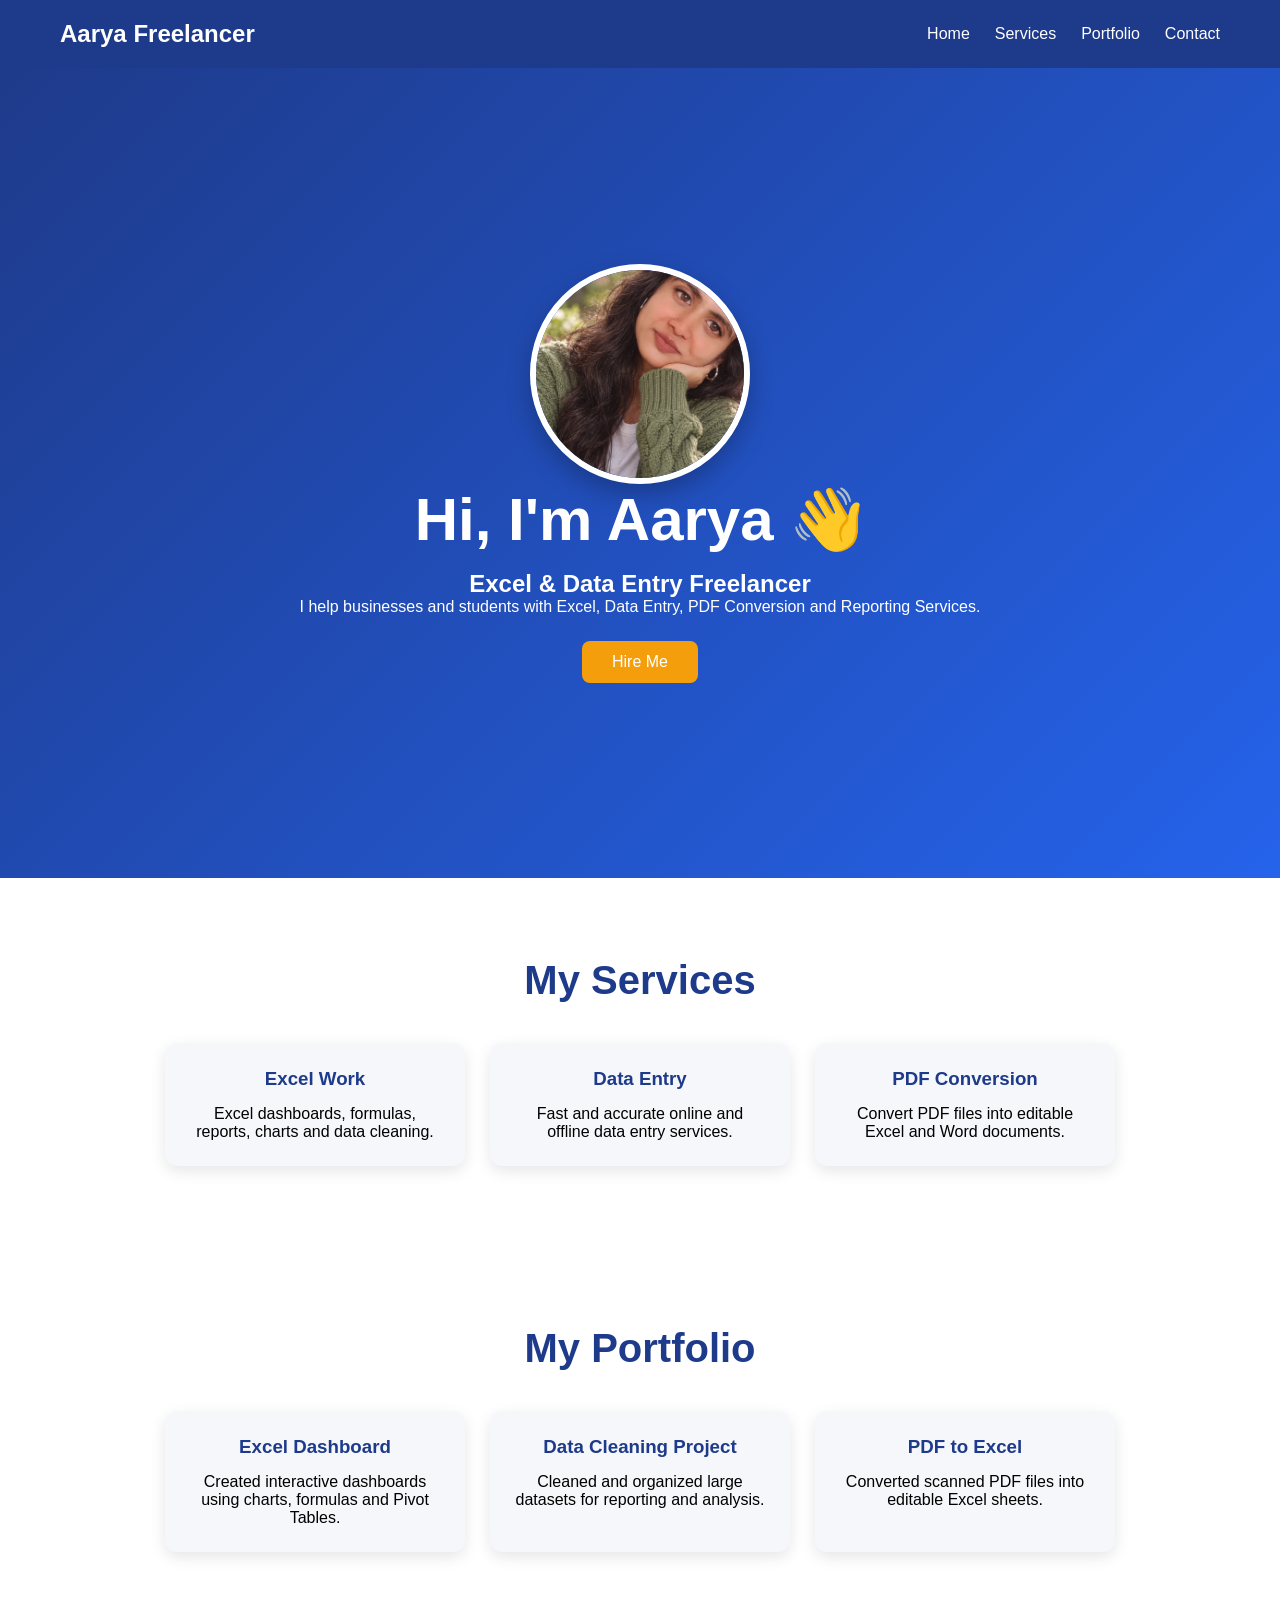
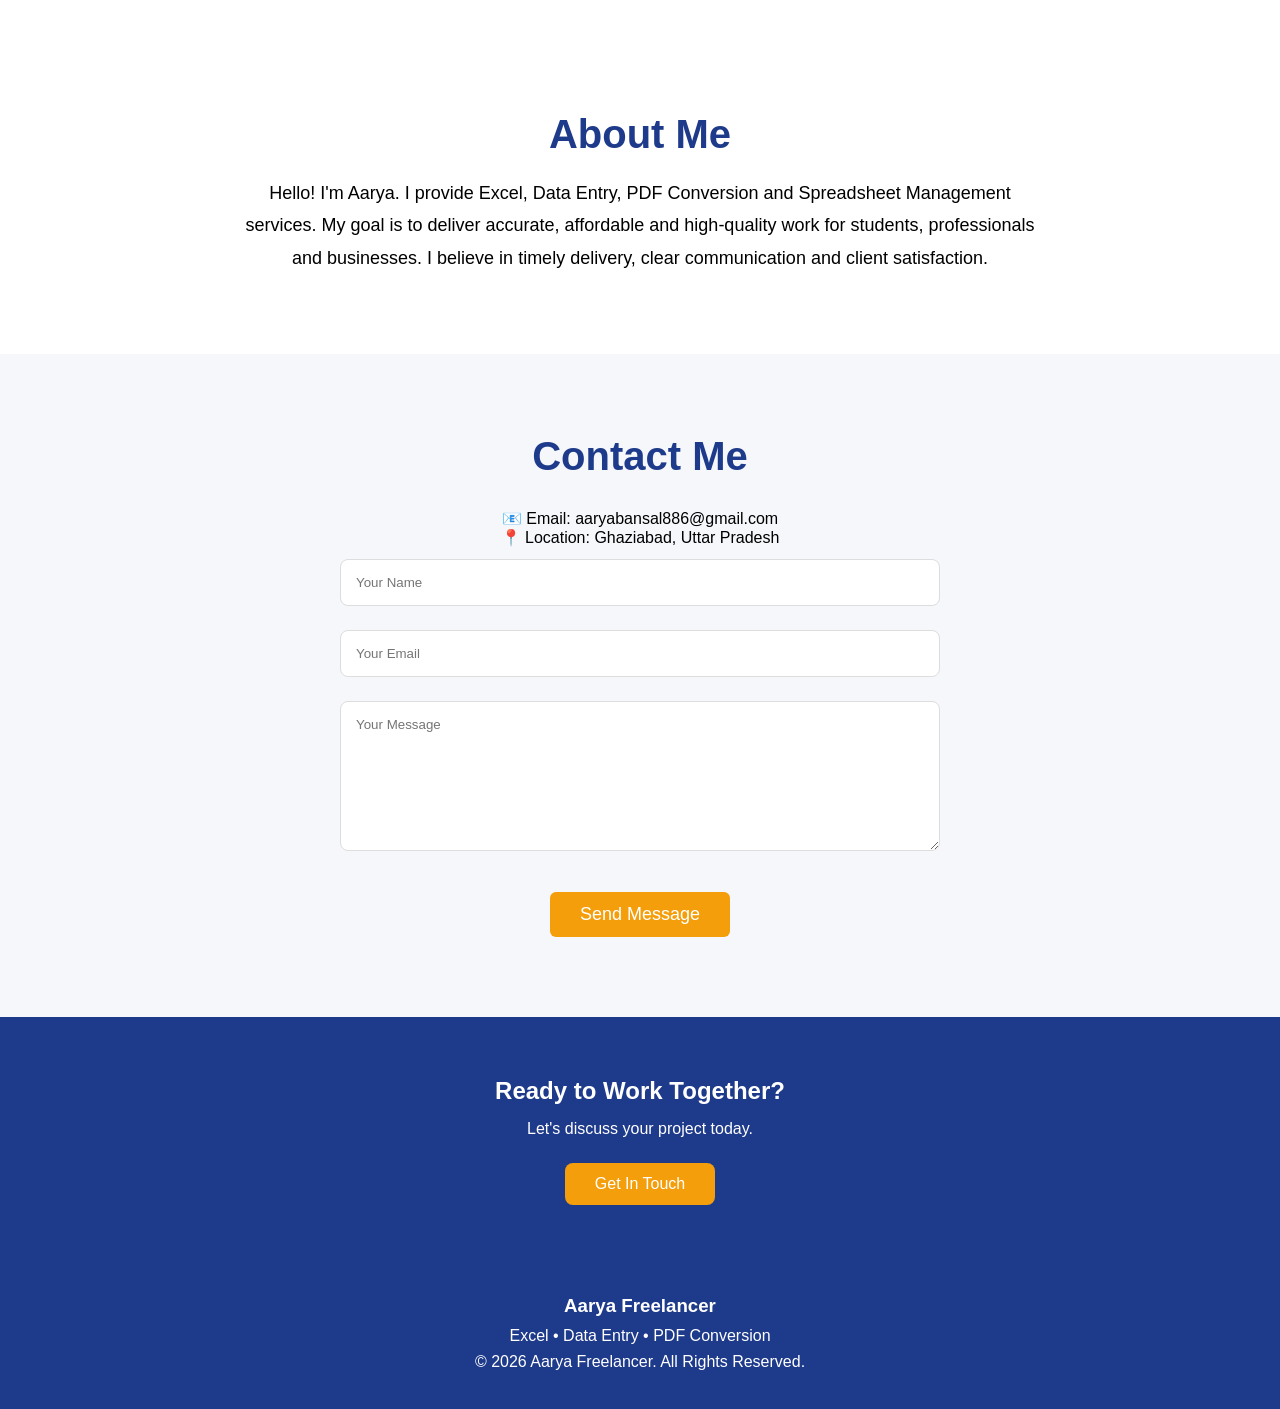
<file: Aarya-FREELANCING-WEBSITE/index.html>
<!DOCTYPE html>
<html lang="en">

<head>
    <meta charset="UTF-8">
    <meta name="viewport" content="width=device-width, initial-scale=1.0">
    <title>Aarya Freelancer</title>

    <link rel="stylesheet" href="style.css">
</head>

<body>

    <nav>
        <h2>Aarya Freelancer</h2>

        <ul>
            <li><a href="#home">Home</a></li>
            <li><a href="#services">Services</a></li>
            <li><a href="#portfolio">Portfolio</a></li>
            <li><a href="#contact">Contact</a></li>
        </ul>
    </nav>

    <section id="home" 
     class="hero">
         <img src="images/images/profile.jpeg"
     alt="Aarya"
     class="profile-img">
        <h1>Hi, I'm Aarya 👋</h1>

        <h2>Excel & Data Entry Freelancer</h2>

        <p>
            I help businesses and students with Excel,
            Data Entry, PDF Conversion and Reporting Services.
        </p>

        <a href="#contact" 
         class="btn">Hire Me</a>

    </section>
     <section id="services"
         class="services">

    <h2>My Services</h2>

    <div class="service-container">

        <div class="card">
            <h3>Excel Work</h3>
            <p>
                Excel dashboards, formulas, reports,
                charts and data cleaning.
            </p>
        </div>

        <div class="card">
            <h3>Data Entry</h3>
            <p>
                Fast and accurate online and offline
                data entry services.
            </p>
        </div>

        <div class="card">
            <h3>PDF Conversion</h3>
            <p>
                Convert PDF files into editable
                Excel and Word documents.
            </p>
        </div>

    </div>

</section>
    <section id="portfolio" 
    class="portfolio">

    <h2>My Portfolio</h2>

    <div class="portfolio-container">

        <div class="project">
            <h3>Excel Dashboard</h3>
            <p>
                Created interactive dashboards using charts,
                formulas and Pivot Tables.
            </p>
        </div>

        <div class="project">
            <h3>Data Cleaning Project</h3>
            <p>
                Cleaned and organized large datasets
                for reporting and analysis.
            </p>
        </div>

        <div class="project">
            <h3>PDF to Excel</h3>
            <p>
                Converted scanned PDF files into
                editable Excel sheets.
            </p>
        </div>

    </div>

</section>
    <section id="about" class="about">

    <h2>About Me</h2>

    <p>
Hello! I'm Aarya.

I provide Excel, Data Entry, PDF Conversion and Spreadsheet Management services.

My goal is to deliver accurate, affordable and high-quality work for students, professionals and businesses.

I believe in timely delivery, clear communication and client satisfaction.
</p>

</section>

<section id="contact" class="contact">

    <h2>Contact Me</h2>

    <p>📧 Email: aaryabansal886@gmail.com</p>

    <p>📍 Location: Ghaziabad, Uttar Pradesh</p>

    <form>

        <input type="text" placeholder="Your Name">

        <input type="email" placeholder="Your Email">

        <textarea placeholder="Your Message"></textarea>

        <button type="submit">Send Message</button>

    </form>

</section>

<section class="cta">

    <h2>Ready to Work Together?</h2>

    <p>Let's discuss your project today.</p>

    <a href="#contact" class="btn">Get In Touch</a>

</section>
<footer>

    <h3>Aarya Freelancer</h3>

    <p>Excel • Data Entry • PDF Conversion</p>

    <p>© 2026 Aarya Freelancer. All Rights Reserved.</p>

</footer>
</body>

</html>
</file>
<file: Aarya-FREELANCING-WEBSITE/style.css>
html{
    scroll-behavior: smooth;
}
*{
    margin:0;
    padding:0;
    box-sizing:border-box;
    font-family:Arial,sans-serif;
}

nav{
    background:#1e3a8a;
    color:white;
    padding:20px 60px;

    display:flex;
    justify-content:space-between;
    align-items:center;

    position:sticky;
    top:0;
    z-index:1000;
}

nav ul{
    display:flex;
    list-style:none;
    gap:25px;
}

nav a{
    color:white;
    text-decoration:none;
}

.hero{
    height:90vh;
    display:flex;
    flex-direction:column;
    justify-content:center;
    align-items:center;
    text-align:center;

    background:linear-gradient(
        135deg,
        #1e3a8a,
        #2563eb
    );

    color:white;
}
.hero h1{
    font-size:60px;
    color:white;
}
.hero h2{
    margin-top:15px;
    color:white;
}
.profile-img{
    width:220px;
    height:220px;
    border-radius:50%;
    object-fit:cover;
    border:6px solid white;
    box-shadow:0 10px 25px rgba(0,0,0,0.25);
}
}
.hero p{
    width:600px;
    max-width:90%;
    margin-top:20px;
    font-size:18px;
}

button{
    margin-top:25px;
    padding:12px 30px;
    border:none;
    border-radius:6px;
    background:#f59e0b;
    color:white;
    font-size:18px;
    cursor:pointer;
}
.btn{
    display:inline-block;
    margin-top:25px;
    padding:12px 30px;
    background:#f59e0b;
    color:white;
    text-decoration:none;
    border-radius:8px;
}
.services{
    padding:80px 50px;
    text-align:center;
    background:white;
}

.services h2{
    color:#1e3a8a;
    margin-bottom:40px;
    font-size:40px;
}

.service-container{
    display:flex;
    justify-content:center;
    gap:25px;
    flex-wrap:wrap;
}

.card{
    background:#f5f7fa;
    width:300px;
    padding:25px;
    border-radius:12px;
    box-shadow:0 5px 15px rgba(0,0,0,0.1);
    transition:0.3s;
}

.card:hover{
    transform:translateY(-10px);
}

.card h3{
    color:#1e3a8a;
    margin-bottom:15px;
}
.portfolio{
    padding:80px 50px;
    text-align:center;
    background:white;
}

.portfolio h2{
    font-size:40px;
    color:#1e3a8a;
    margin-bottom:40px;
}

.portfolio-container{
    display:flex;
    justify-content:center;
    gap:25px;
    flex-wrap:wrap;
}

.project{
    width:300px;
    padding:25px;
    border-radius:12px;
    background:#f5f7fa;
    box-shadow:0 5px 15px rgba(0,0,0,0.1);
}

.project h3{
    color:#1e3a8a;
    margin-bottom:15px;
}
.about{
    padding:80px 20px;
    text-align:center;
    background:white;
}

.about h2{
    font-size:40px;
    color:#1e3a8a;
    margin-bottom:20px;
}

.about p{
    max-width:800px;
    margin:auto;
    line-height:1.8;
    font-size:18px;
}

.contact{
    padding:80px 20px;
    text-align:center;
    background:#f5f7fa;
}

.contact h2{
    color:#1e3a8a;
    margin-bottom:30px;
    font-size:40px;
}

.contact form{
    max-width:600px;
    margin:auto;
}

.contact input,
.contact textarea{
    width:100%;
    padding:15px;
    margin:12px 0;
    border:1px solid #ddd;
    border-radius:8px;
}

.contact textarea{
    height:150px;
}

footer{
    background:#1e3a8a;
    color:white;
    text-align:center;
    padding:30px;
}

footer h3{
    margin-bottom:10px;
}

footer p{
    margin:8px 0;
}
.cta{
    background:#1e3a8a;
    color:white;
    text-align:center;
    padding:60px 20px;
}

.cta h2{
    margin-bottom:15px;
}
nav a:hover{
    color:#f59e0b;
}
.btn:hover{
    background:#ffb627;
}
.card:hover,
.project:hover{
    transform:translateY(-10px);
    box-shadow:0 15px 30px rgba(0,0,0,0.15);
}
</file>
